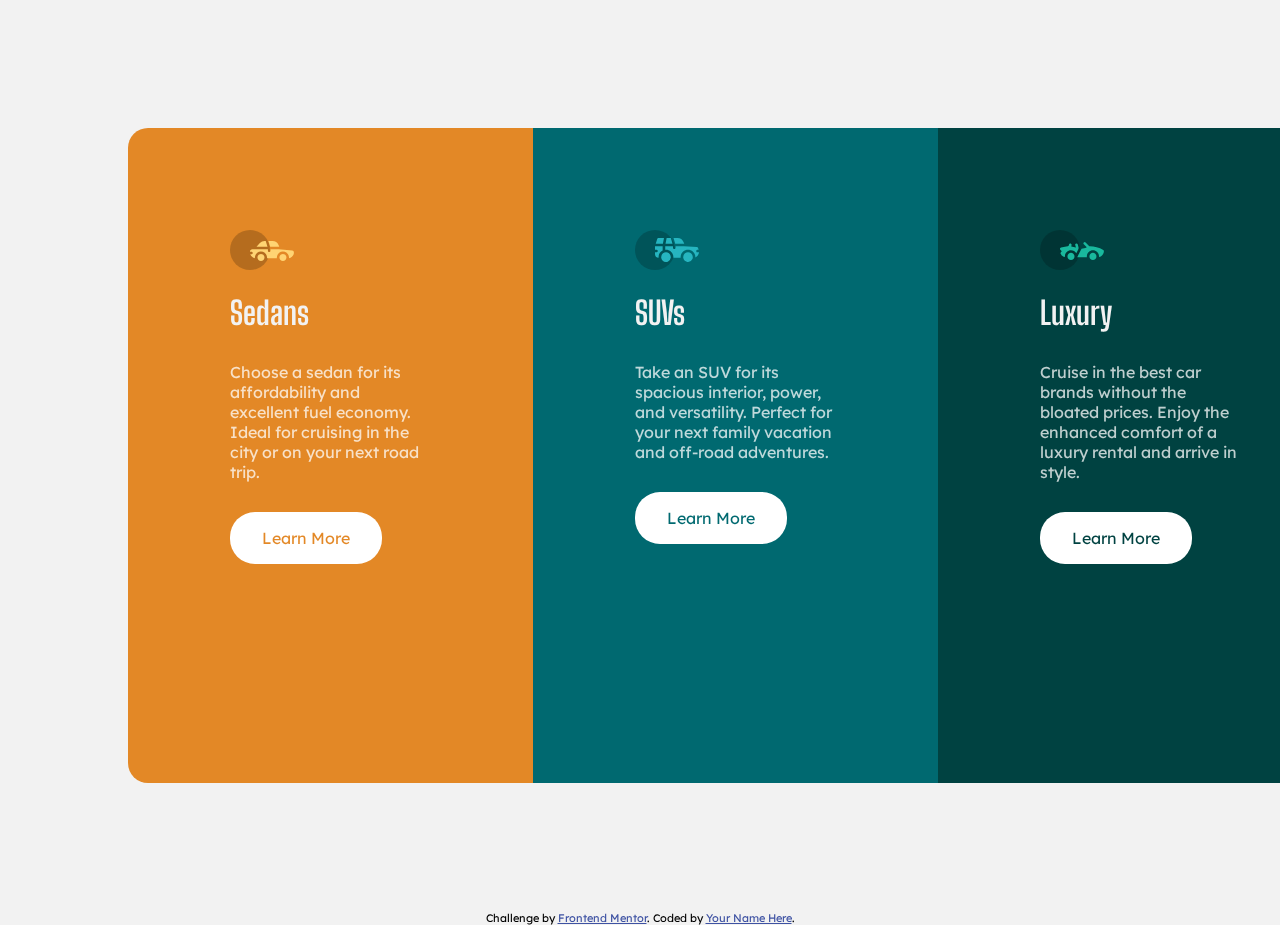
<file: 3-column-preview-card-component-main/index.html>
<!DOCTYPE html>
<html lang="en">
<head>
  <meta charset="UTF-8">
  <meta name="viewport" content="width=device-width, initial-scale=1.0"> <!-- displays site properly based on user's device -->

  <link rel="icon" type="image/png" sizes="32x32" href="./images/favicon-32x32.png">

  <!-- STYLES -->
  <link rel="stylesheet" href="style.css">

  <!-- FONTS -->
  <link rel="preconnect" href="https://fonts.googleapis.com">
  <link rel="preconnect" href="https://fonts.gstatic.com" crossorigin>
  <link href="https://fonts.googleapis.com/css2?family=Big+Shoulders+Display:wght@700&family=Lexend+Deca&display=swap" rel="stylesheet"> 
  
  <title>Frontend Mentor | 3-column preview card component</title>

  <!-- Feel free to remove these styles or customise in your own stylesheet 👍 -->
  <style>
    .attribution { font-size: 11px; text-align: center; }
    .attribution a { color: hsl(228, 45%, 44%); }
  </style>
</head>
<body>
  
  <div class="flex-container">

    <div class="container sedans">
      <img src="images/icon-sedans.svg" alt="sedans-logo" class="logo">
      <h1 class="title">Sedans</h1>
      <p class="description">
        Choose a sedan for its affordability and excellent fuel economy. Ideal for cruising in the city
        or on your next road trip.
      </p>

      <a class="btn">Learn More</a>
    </div>

    <div class="container suvs">
      <img src="images/icon-suvs.svg" alt="suv-logo" class="logo">
      <h1 class="title">SUVs</h1>
      <p class="description">
        Take an SUV for its spacious interior, power, and versatility. Perfect for your next family vacation
        and off-road adventures.
      </p>
      <a class="btn">Learn More</a>
    </div>

    <div class="container luxury">
      <img src="images/icon-luxury.svg" alt="luxury-logo" class="logo">
      <h1 class="title">Luxury</h1>
      <p class="description">
        Cruise in the best car brands without the bloated prices. Enjoy the enhanced comfort of a luxury
        rental and arrive in style.
      </p>
      <a class="btn">Learn More</a>
    </div>

  </div>
  
  <div class="attribution">
    Challenge by <a href="https://www.frontendmentor.io?ref=challenge" target="_blank">Frontend Mentor</a>. 
    Coded by <a href="#">Your Name Here</a>.
  </div>
</body>
</html>
</file>
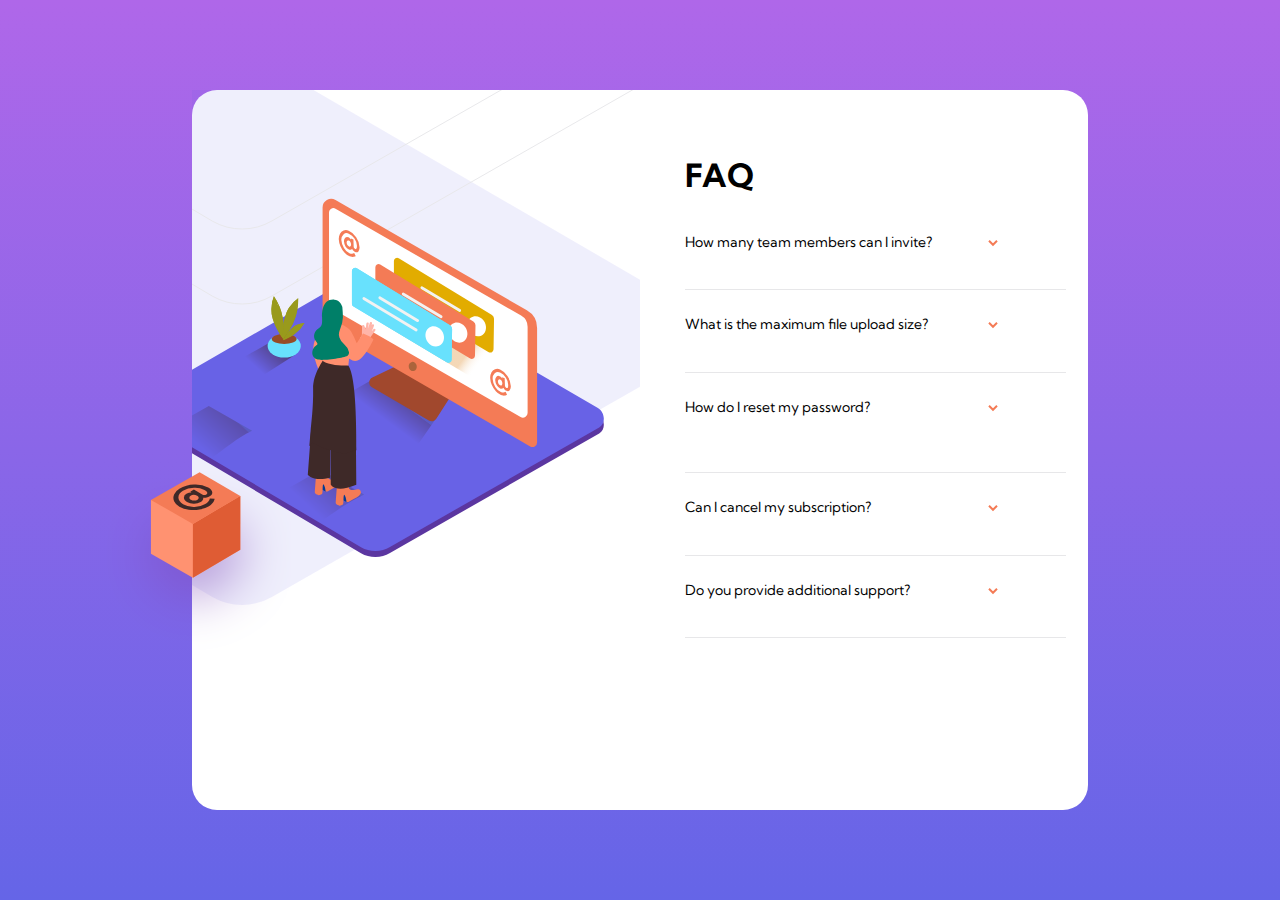
<file: faq-accordion-card-main/index.html>
<!DOCTYPE html>
<html lang="en">
<head>
  <meta charset="UTF-8">
  <meta name="viewport" content="width=device-width, initial-scale=1.0"> <!-- displays site properly based on user's device -->

  <link rel="icon" type="image/png" sizes="32x32" href="./images/favicon-32x32.png">
  <!-- Styles -->
  <link rel="stylesheet" href="style.css">
  <link href="https://fonts.googleapis.com/css2?family=Kumbh+Sans:wght@300;400;700&display=swap" rel="stylesheet">
  
  <title>Frontend Mentor | FAQ Accordion Card</title>

  <!-- Feel free to remove these styles or customise in your own stylesheet 👍 -->
  <style>
    .attribution { font-size: 11px; text-align: center; }
    .attribution a { color: hsl(228, 45%, 44%); }
  </style>
</head>
<body>
    <section id="FAQ">

      <div class="FAQ-container">
        <div class="img-container">
          <img src="images/illustration-box-desktop.svg" alt="box-desktop" class="box">
          <div class="no-overflow-img">
            <img src="images/illustration-woman-online-desktop.svg" alt="woman-desktop" class="desktop">
            <img src="images/bg-pattern-desktop.svg" alt="background" class="img-background">

          </div>

        </div>
        <div class="accordion-container">

          <div  class="text-container">
            <h1>FAQ</h1>

            <div class="accordion">
              <div class="question one">How many team members can I invite?
                  <span class="icon-arrow"><img src="images/icon-arrow-down.svg" alt=""></span>
              </div>
              <p class="ans-one">You can invite up to 2 additional users on the Free plan. There is no limit on team members for the Premium plan.</p>
            </div>
  
            <div class="accordion">

              <div class="question two">What is the maximum file upload size?
                <span class="icon-arrow"><img src="images/icon-arrow-down.svg" alt=""></span>
              </div>
              <p class="ans-two">No more than 2GB. All files in your account must fit your allotted storage space.</p>
  
            </div>
  
            <div class="accordion">

              <div class="question three">How do I reset my password?
                <span class="icon-arrow"><img src="images/icon-arrow-down.svg" alt=""></span>
              </div>
              <p class="ans-three">Click “Forgot password” from the login page or “Change password” from your profile page.
                A reset link will be emailed to you.</p>
            </div>
  
            <div class="accordion">
              <div class="question four"> Can I cancel my subscription?
                <span class="icon-arrow"><img src="images/icon-arrow-down.svg" alt=""></span>
              </div>
              <p class="ans-four">Yes! Send us a message and we’ll process your request no questions asked.</p> 
            </div>
  
            <div class="accordion">
              <div class="question five">Do you provide additional support?
                <span class="icon-arrow"><img src="images/icon-arrow-down.svg" alt=""></span>
              </div>
              <p class="ans-five">Chat and email support is available 24/7. Phone lines are open during normal business hours.</p>
              
            </div>

          </div>

        </div>
      </div>

    </section>
  

    <script src="https://code.jquery.com/jquery-3.5.1.min.js" integrity="sha256-9/aliU8dGd2tb6OSsuzixeV4y/faTqgFtohetphbbj0=" crossorigin="anonymous"></script>
  <script src="index.js"></script>
</body>
</html>
</file>
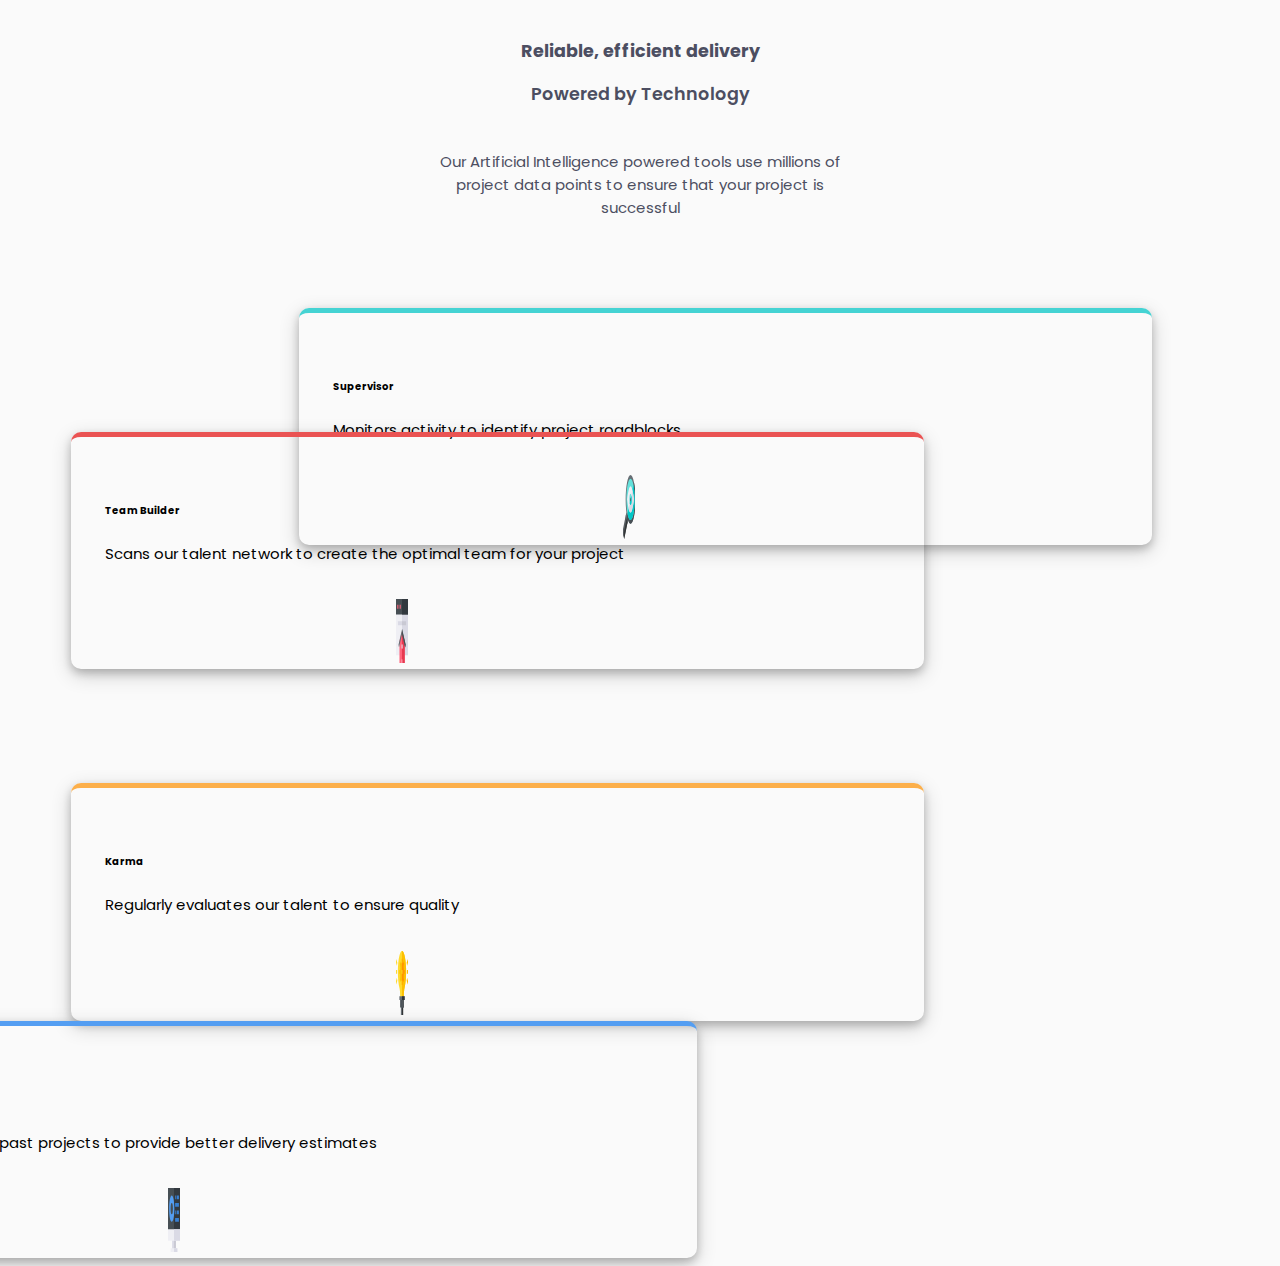
<file: four-card-feature-section-master/index.html>
<!DOCTYPE html>
<html lang="en">
<head>
  <meta charset="UTF-8">
  <meta name="viewport" content="width=device-width, initial-scale=1.0"> <!-- displays site properly based on user's device -->

  <link rel="icon" type="image/png" sizes="32x32" href="./images/favicon-32x32.png">
  
  <title>Frontend Mentor | Four card feature section</title>

  <!-- Bootstrap -->
  <link rel="stylesheet" href="https://cdn.jsdelivr.net/npm/bootstrap@4.6.0/dist/css/bootstrap.min.css" integrity="sha384-B0vP5xmATw1+K9KRQjQERJvTumQW0nPEzvF6L/Z6nronJ3oUOFUFpCjEUQouq2+l" crossorigin="anonymous">

  <!-- My css -->
  <link rel="stylesheet" href="css/style.css">

  <!-- FONT -->
  <link rel="preconnect" href="https://fonts.gstatic.com">
  <link href="https://fonts.googleapis.com/css2?family=Poppins:wght@200;400;600&display=swap" rel="stylesheet">

  <!-- Feel free to remove these styles or customise in your own stylesheet 👍 -->
  <style>
    .attribution { font-size: 11px; text-align: center; }
    .attribution a { color: hsl(228, 45%, 44%); }
  </style>
</head>
<body>

  <section id="title">

    <div class="title-container">
      <h3>Reliable, efficient delivery</h3>
      <h3 class="title-bold">Powered by Technology</h3>
      <p class="title-text"> Our Artificial Intelligence powered tools use millions of project data points 
        to ensure that your project is successful</p>
    </div>

  </section id="cards">

    <div class="row cards-container">

        <div class="col-lg-4">
          <div class="card one">
            <div class="text-container">
              <h6> Supervisor  </h6>
              Monitors activity to identify project roadblocks
            </div>
            <img src="images/icon-supervisor.svg" alt="supervisor-icon" class="card-image">

          </div>
        </div>

        <div class="col-lg-4">

          <div class="card two">
            <div class="text-container">
              <h6>Team Builder</h6>
               Scans our talent network to create the optimal team for your project
            </div>
            <img src="images/icon-team-builder.svg" alt="teambuilder-icon" class="card-image">
          </div>

          <div class="card three">
            <div class="text-container">
              <h6>Karma</h6>
               Regularly evaluates our talent to ensure quality
            </div>
            <img src="images/icon-karma.svg" alt="karma-icon" class="card-image">
          </div>

        </div>

        <div class="col-lg-4">
          <div class = " card four">
              <div class="text-container">
                <h6>Calculator</h6>
                Uses data from past projects to provide better delivery estimates
              </div>
              <img src="images/icon-calculator.svg" alt="calculator-icon" class="card-image">
          </div>
        </div>

    </div>
    </section>


  
</body>
</html>
</file>
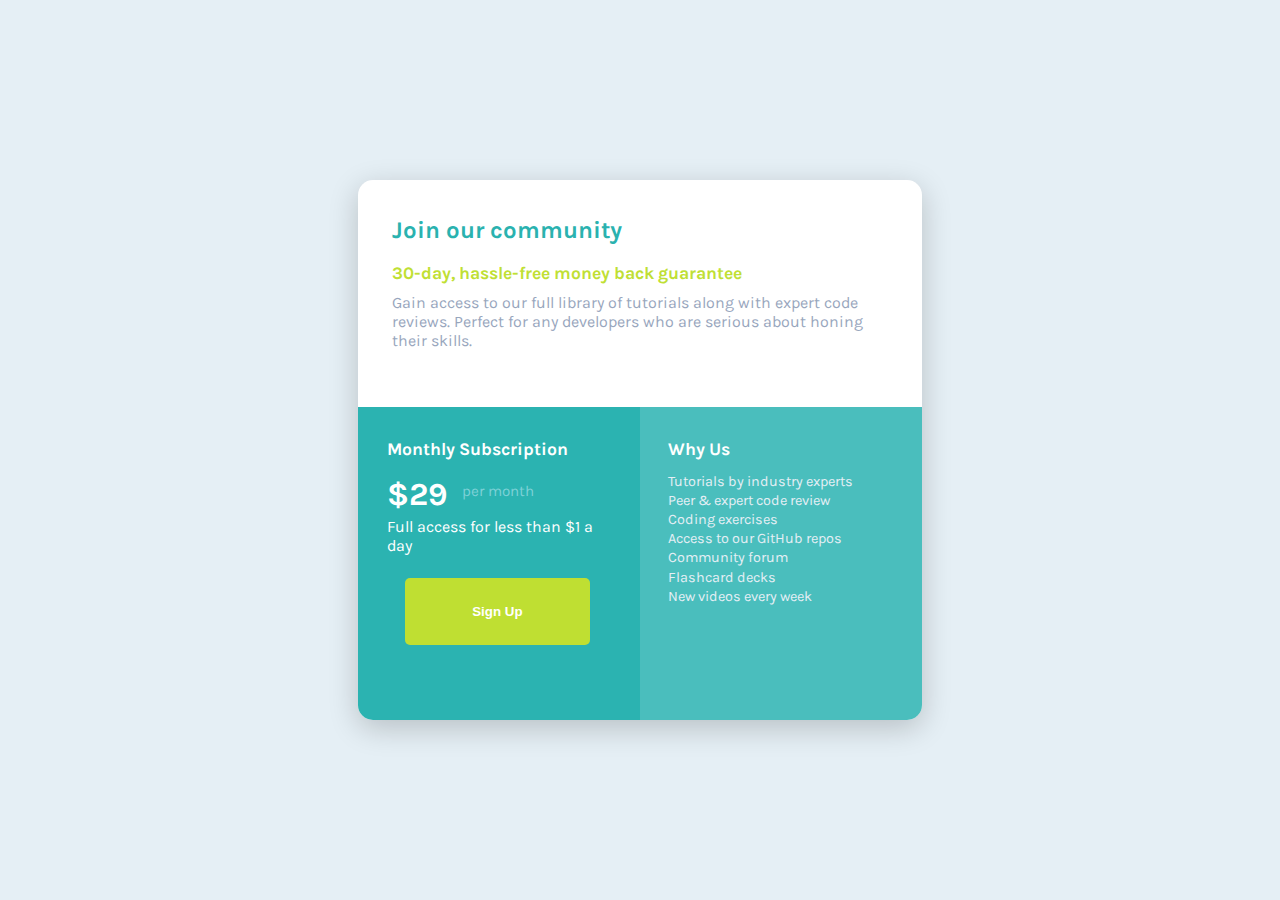
<file: single-price-grid-component-master/index.html>
<!DOCTYPE html>
<html lang="en">
<head>
  <meta charset="UTF-8">
  <meta name="viewport" content="width=device-width, initial-scale=1">

  <link rel="icon" type="image/png" sizes="32x32" href="./images/favicon-32x32.png">
  
  <title>Frontend Mentor | Single Price Grid Component</title>
  <link rel="preconnect" href="https://fonts.gstatic.com">
  <link href="https://fonts.googleapis.com/css2?family=Karla:wght@400;700&display=swap" rel="stylesheet">

  <link rel="stylesheet" href="style.css">

  <!-- Feel free to remove these styles or customise in your own stylesheet 👍 -->
  <style>
    .attribution { font-size: 11px; text-align: center; }
    .attribution a { color: hsl(228, 45%, 44%); }
  </style>
</head>
<body>

  <div class="container-flex">
    <div class="box">

      <div class="community">

        <div class="text-container">
          <h1>Join our community</h1>
          <h2>30-day, hassle-free money back guarantee</h2>
          <p>Gain access to our full library of tutorials along with expert code reviews. 
            Perfect for any developers who are serious about honing their skills.</p>   
        </div>

      </div>

      <div class="suscription">
          <h1 class="title">Monthly Subscription</h1>
          <h1 class="price">&dollar;29</h1><span>per month</span>
          <p>Full access for less than &dollar;1 a day</p>
          <button>Sign Up</button>

      </div>

      <div class="about-us">
        <h1 class="title">Why Us</h1>
        <p>
          Tutorials by industry experts <br>
          Peer &amp; expert code review <br>
          Coding exercises <br>
          Access to our GitHub repos <br>
          Community forum <br>
          Flashcard decks <br>
          New videos every week
        </p>
    
      </div>
    
    </div>
  </div>
  <!-- <footer>
    <p class="attribution">
      Challenge by <a href="https://www.frontendmentor.io?ref=challenge" target="_blank">Frontend Mentor</a>. 
      Coded by <a href="#">Your Name Here</a>.
    </p>
  </footer> -->
</body>
</html>
</file>
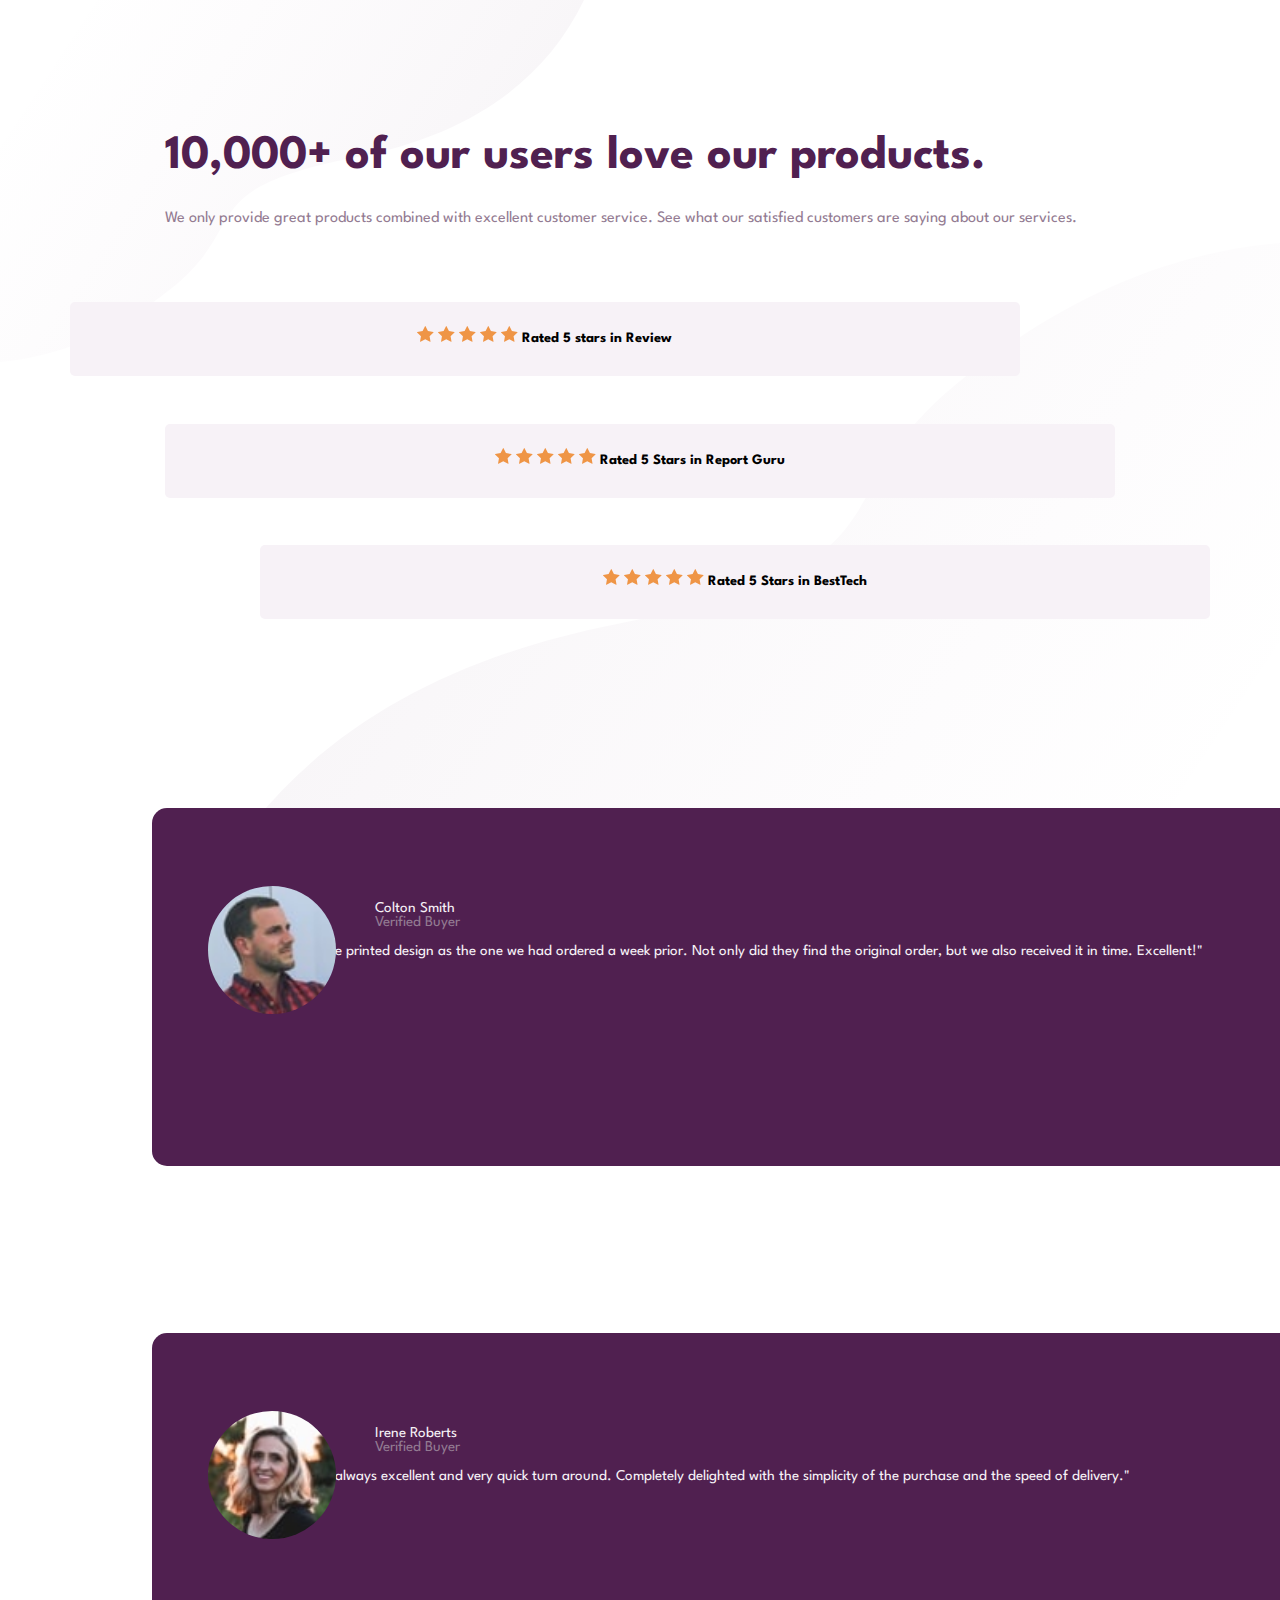
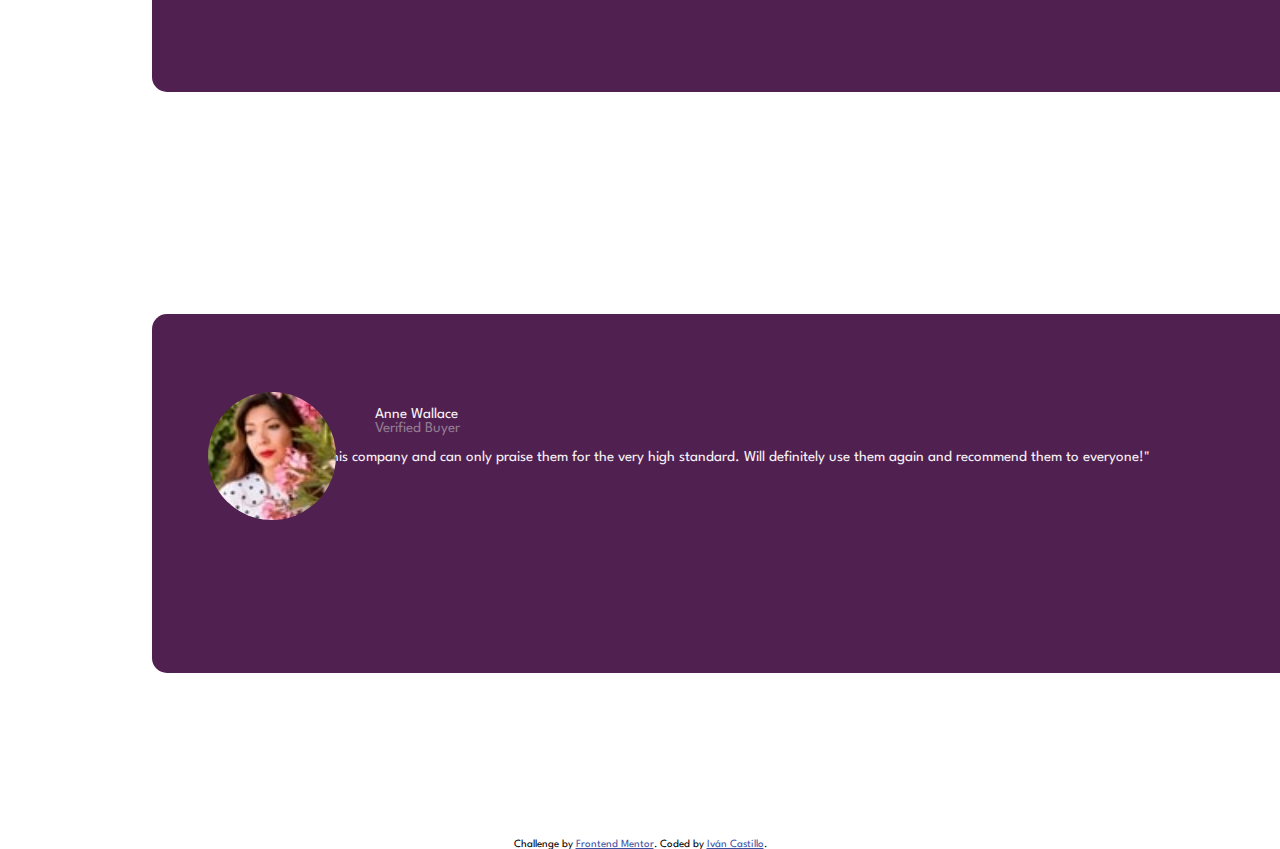
<file: social-proof-section-master/index.html>
<!DOCTYPE html>
<html lang="en">
  <head>
    <meta charset="UTF-8" />
    <meta name="viewport" content="width=device-width, initial-scale=1.0" />
    <!-- displays site properly based on user's device -->

    <!-- Bootstrap -->
    <link rel="stylesheet" href="https://cdn.jsdelivr.net/npm/bootstrap@4.6.0/dist/css/bootstrap.min.css" integrity="sha384-B0vP5xmATw1+K9KRQjQERJvTumQW0nPEzvF6L/Z6nronJ3oUOFUFpCjEUQouq2+l" crossorigin="anonymous">

    <link rel="stylesheet" href="css/style.css">

    <link rel="preconnect" href="https://fonts.gstatic.com">
    <link href="https://fonts.googleapis.com/css2?family=Spartan:wght@400;500;700&display=swap" rel="stylesheet">

    <link
      rel="icon"
      type="image/png"
      sizes="32x32"
      href="./images/favicon-32x32.png"
    />

    <title>Frontend Mentor | Social proof section</title>

    <!-- Feel free to remove these styles or customise in your own stylesheet 👍 -->
    <style>
      .attribution {
        font-size: 11px;
        text-align: center;
      }
      .attribution a {
        color: hsl(228, 45%, 44%);
      }
    </style>
  </head>
  <body>
    

    <section id="page-top">

      <div class="row">
        <div class="col-lg-6 top-half">

          <div class="top-left-container">
            <h1 class="top-title">10,000+ of our users love our products.</h1>

            <p class="text-title">We only provide great products combined with excellent customer service.
              See what our satisfied customers are saying about our services.</p>
          </div>

        </div>
    
        <div class="col-lg-6 top-half">
          <div class="top-right-container">

            <div class="star-container left">
              <img src="images/icon-star.svg" alt=" icon-star">
              <img src="images/icon-star.svg" alt=" icon-star">
              <img src="images/icon-star.svg" alt=" icon-star">
              <img src="images/icon-star.svg" alt=" icon-star">
              <img src="images/icon-star.svg" alt=" icon-star">
              <span> Rated 5 stars in Review</span>
            </div>

            <div class="star-container middle">
              <img src="images/icon-star.svg" alt=" icon-star">
              <img src="images/icon-star.svg" alt=" icon-star">
              <img src="images/icon-star.svg" alt=" icon-star">
              <img src="images/icon-star.svg" alt=" icon-star">
              <img src="images/icon-star.svg" alt=" icon-star">
              <span> Rated 5 Stars in Report Guru</span>

            </div>

            <div class="star-container right">
              <img src="images/icon-star.svg" alt=" icon-star">
              <img src="images/icon-star.svg" alt=" icon-star">
              <img src="images/icon-star.svg" alt=" icon-star">
              <img src="images/icon-star.svg" alt=" icon-star">
              <img src="images/icon-star.svg" alt=" icon-star">
              <span> Rated 5 Stars in BestTech</span>

            </div>

          </div>
        </div>

      </div>

    </section>

    <!-- Testimonios -->

    <section id="page-testimonies">
      
      <div class="container-fluid">

        <div class="row">

            <div class="col-lg-4">
              <div class="card custom-card one">
                <img src="images/image-colton.jpg" alt="Colton-img" class="card-img">
                <p class="card-title"> Colton Smith </p>
                <p class="card-verified"> Verified Buyer</p>
                <p class="card-white">"We needed the same printed design as the one we had ordered a week prior.
                  Not only did they find the original order, but we also received it in time.
                  Excellent!"</p>

              </div>
            </div>

            <div class="col-lg-4">
              <div class="card custom-card two">
                <img src="images/image-irene.jpg" alt="Irene-img" class="card-img">
                <p class="card-title">Irene Roberts</p> 
                <p class="card-verified">Verified Buyer</p>
                <p class="card-white">"Customer service is always excellent and very quick turn around. Completely
                  delighted with the simplicity of the purchase and the speed of delivery."</p>

              </div>
            </div>

            <div class="col-lg-4">
              <div class="card custom-card three">
                <img src="images/image-anne.jpg" alt="Anne-img" class="card-img">
                <p class="card-title"> Anne Wallace </p>
                <p class="card-verified">Verified Buyer</p>
                <p class="card-white">              
                  "Put an order with this company and can only praise them for the very high
                  standard. Will definitely use them again and recommend them to everyone!"</p>
                


              </div>
            </div>

        </div>

      </div>

    </section>

    <div class="attribution">
      Challenge by
      <a href="https://www.frontendmentor.io?ref=challenge" target="_blank"
        >Frontend Mentor</a
      >. Coded by <a href="#">Iván Castillo</a>.
    </div>
  </body>
</html>
</file>
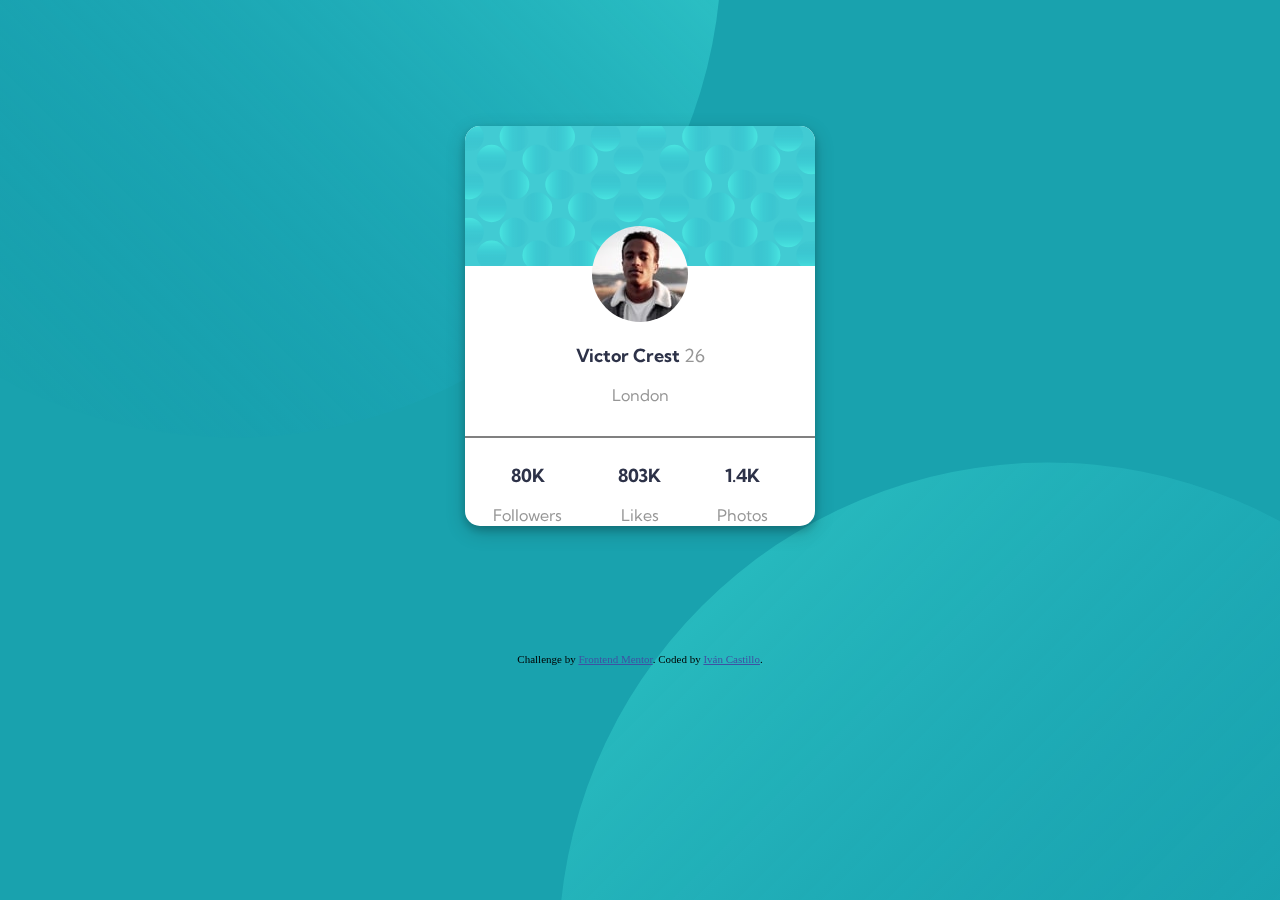
<file: profile-card-component-main/profile-card-component-main/index.html>
<!DOCTYPE html>
<html lang="en">
<head>
  <meta charset="UTF-8">
  <meta name="viewport" content="width=device-width, initial-scale=1.0"> <!-- displays site properly based on user's device -->

  <link rel="icon" type="image/png" sizes="32x32" href="./images/favicon-32x32.png">
  
  <title>Frontend Mentor | Profile card component</title>
  <link rel="stylesheet" href="css/style.css">
  <!-- FONTS -->
  <link rel="preconnect" href="https://fonts.gstatic.com">
  <link href="https://fonts.googleapis.com/css2?family=Kumbh+Sans:wght@400;700&display=swap" rel="stylesheet">

  <!-- Feel free to remove these styles or customise in your own stylesheet 👍 -->
  <style>
    .attribution { font-size: 11px; text-align: center; }
    .attribution a { color: hsl(228, 45%, 44%); }
  </style>
</head>
<body>

  <img class="topimage" src="images/bg-pattern-top.svg" alt="top-background">
  <img class="bottomimage" src="images/bg-pattern-bottom.svg" alt="bottom-background">

  <div class="card">

    <div class="card-image" >
      <svg width="350" height="140" xmlns="http://www.w3.org/2000/svg" xmlns:xlink="http://www.w3.org/1999/xlink"><defs><linearGradient x1="50%" y1=".779%" x2="50%" y2="100%" id="c"><stop stop-color="#0989B4" stop-opacity="0" offset="0%"/><stop stop-color="#53FFEE" offset="99.94%"/></linearGradient><linearGradient x1="50%" y1=".779%" x2="50%" y2="100%" id="d"><stop stop-color="#0989B4" stop-opacity="0" offset="0%"/><stop stop-color="#53FFEE" offset="99.94%"/></linearGradient><path id="a" d="M0 0h350v140H0z"/></defs><g fill="none" fill-rule="evenodd"><mask id="b" fill="#fff"><use xlink:href="#a"/></mask><use fill="#41CBD3" xlink:href="#a"/><g mask="url(#b)" opacity=".5"><g transform="translate(-11 -4)"><ellipse fill="url(#c)" transform="rotate(90 60.479 14.8)" cx="60.479" cy="14.8" rx="14.8" ry="14.834"/><ellipse fill="url(#d)" transform="rotate(180 14.834 14.8)" cx="14.834" cy="14.8" rx="14.834" ry="14.8"/><ellipse fill="url(#d)" cx="151.767" cy="14.8" rx="14.834" ry="14.8"/><ellipse fill="url(#c)" transform="rotate(-90 106.123 14.8)" cx="106.123" cy="14.8" rx="14.8" ry="14.834"/><ellipse fill="url(#c)" transform="rotate(90 243.055 14.8)" cx="243.055" cy="14.8" rx="14.8" ry="14.834"/><ellipse fill="url(#d)" transform="rotate(180 197.411 14.8)" cx="197.411" cy="14.8" rx="14.834" ry="14.8"/><ellipse fill="url(#d)" cx="334.344" cy="14.8" rx="14.834" ry="14.8"/><ellipse fill="url(#c)" transform="rotate(-90 288.7 14.8)" cx="288.699" cy="14.8" rx="14.8" ry="14.834"/></g><g transform="translate(-11 91.63)"><ellipse fill="url(#c)" transform="rotate(90 60.479 14.8)" cx="60.479" cy="14.8" rx="14.8" ry="14.834"/><ellipse fill="url(#d)" transform="rotate(180 14.834 14.8)" cx="14.834" cy="14.8" rx="14.834" ry="14.8"/><ellipse fill="url(#d)" cx="151.767" cy="14.8" rx="14.834" ry="14.8"/><ellipse fill="url(#c)" transform="rotate(-90 106.123 14.8)" cx="106.123" cy="14.8" rx="14.8" ry="14.834"/><ellipse fill="url(#c)" transform="rotate(90 243.055 14.8)" cx="243.055" cy="14.8" rx="14.8" ry="14.834"/><ellipse fill="url(#d)" transform="rotate(180 197.411 14.8)" cx="197.411" cy="14.8" rx="14.834" ry="14.8"/><ellipse fill="url(#d)" cx="334.344" cy="14.8" rx="14.834" ry="14.8"/><ellipse fill="url(#c)" transform="rotate(-90 288.7 14.8)" cx="288.699" cy="14.8" rx="14.8" ry="14.834"/></g><g transform="translate(-11 43.815)"><ellipse fill="url(#c)" transform="rotate(-90 60.479 14.8)" cx="60.479" cy="14.8" rx="14.8" ry="14.834"/><ellipse fill="url(#d)" cx="14.834" cy="14.8" rx="14.834" ry="14.8"/><ellipse fill="url(#d)" cx="151.767" cy="14.8" rx="14.834" ry="14.8"/><ellipse fill="url(#c)" transform="rotate(90 106.123 14.8)" cx="106.123" cy="14.8" rx="14.8" ry="14.834"/><ellipse fill="url(#c)" transform="rotate(-90 243.055 14.8)" cx="243.055" cy="14.8" rx="14.8" ry="14.834"/><ellipse fill="url(#d)" cx="197.411" cy="14.8" rx="14.834" ry="14.8"/><ellipse fill="url(#d)" cx="334.344" cy="14.8" rx="14.834" ry="14.8"/><ellipse fill="url(#c)" transform="rotate(90 288.7 14.8)" cx="288.699" cy="14.8" rx="14.8" ry="14.834"/></g><g transform="translate(11.822 18.77)"><ellipse fill="url(#c)" transform="rotate(90 60.479 14.8)" cx="60.479" cy="14.8" rx="14.8" ry="14.834"/><ellipse fill="url(#d)" transform="rotate(180 14.834 14.8)" cx="14.834" cy="14.8" rx="14.834" ry="14.8"/><ellipse fill="url(#d)" cx="151.767" cy="14.8" rx="14.834" ry="14.8"/><ellipse fill="url(#c)" transform="rotate(-90 106.123 14.8)" cx="106.123" cy="14.8" rx="14.8" ry="14.834"/><ellipse fill="url(#c)" transform="rotate(90 243.055 14.8)" cx="243.055" cy="14.8" rx="14.8" ry="14.834"/><ellipse fill="url(#d)" transform="rotate(180 197.411 14.8)" cx="197.411" cy="14.8" rx="14.834" ry="14.8"/><ellipse fill="url(#d)" cx="334.344" cy="14.8" rx="14.834" ry="14.8"/><ellipse fill="url(#c)" transform="rotate(-90 288.7 14.8)" cx="288.699" cy="14.8" rx="14.8" ry="14.834"/></g><g transform="translate(11.822 114.4)"><ellipse fill="url(#c)" transform="rotate(90 60.479 14.8)" cx="60.479" cy="14.8" rx="14.8" ry="14.834"/><ellipse fill="url(#d)" transform="rotate(180 14.834 14.8)" cx="14.834" cy="14.8" rx="14.834" ry="14.8"/><ellipse fill="url(#d)" cx="151.767" cy="14.8" rx="14.834" ry="14.8"/><ellipse fill="url(#c)" transform="rotate(-90 106.123 14.8)" cx="106.123" cy="14.8" rx="14.8" ry="14.834"/><ellipse fill="url(#c)" transform="rotate(90 243.055 14.8)" cx="243.055" cy="14.8" rx="14.8" ry="14.834"/><ellipse fill="url(#d)" transform="rotate(180 197.411 14.8)" cx="197.411" cy="14.8" rx="14.834" ry="14.8"/><ellipse fill="url(#d)" cx="334.344" cy="14.8" rx="14.834" ry="14.8"/><ellipse fill="url(#c)" transform="rotate(-90 288.7 14.8)" cx="288.699" cy="14.8" rx="14.8" ry="14.834"/></g><g transform="translate(11.822 66.585)"><ellipse fill="url(#c)" transform="rotate(-90 60.479 14.8)" cx="60.479" cy="14.8" rx="14.8" ry="14.834"/><ellipse fill="url(#d)" cx="14.834" cy="14.8" rx="14.834" ry="14.8"/><ellipse fill="url(#d)" cx="151.767" cy="14.8" rx="14.834" ry="14.8"/><ellipse fill="url(#c)" transform="rotate(90 106.123 14.8)" cx="106.123" cy="14.8" rx="14.8" ry="14.834"/><ellipse fill="url(#c)" transform="rotate(-90 243.055 14.8)" cx="243.055" cy="14.8" rx="14.8" ry="14.834"/><ellipse fill="url(#d)" cx="197.411" cy="14.8" rx="14.834" ry="14.8"/><ellipse fill="url(#d)" cx="334.344" cy="14.8" rx="14.834" ry="14.8"/><ellipse fill="url(#c)" transform="rotate(90 288.7 14.8)" cx="288.699" cy="14.8" rx="14.8" ry="14.834"/></g></g></g></svg>
    </div>

    <img src="images/image-victor.jpg" alt="User-Picture" class="user-picture">

    <div class="card-body">
      <p class="title">Victor Crest <span class="texto"> 26 </span> </p>
      <p class="texto" >London </p>
    </div>

    <hr noshade class="separator">

    <div class="card-bottom">
      <div class="bottom-item">
        <p class="title"> 80K</p>
        <p class="texto"> Followers</p>
      </div>
      
      <div class="bottom-item">
        <p class="title">803K </p>
        <p class="texto"> Likes</p>

      </div>

      <div class="bottom-item">
        <p class="title">1.4K </p>
        <p class="texto">Photos</p>

      </div>

    </div>


  </div>

  

 
  <div class="attribution">
    Challenge by <a href="https://www.frontendmentor.io?ref=challenge" target="_blank">Frontend Mentor</a>. 
    Coded by <a href="#">Iván Castillo</a>.
  </div>
</body>
</html>
</file>
<file: 3-column-preview-card-component-main/style.css>
*{
    margin: 0;
    padding: 0;
    box-sizing: content-box;
}

:root{

    --font-title: 'Big Shoulders Display', cursive;
    --font-body: 'Lexend Deca', sans-serif;

    --light-gray: hsl(0, 0%, 95%);
    --transparent-white: hsla(0, 0%, 100%, 0.75);
}

body{
    font-size: 1rem;
    font-family: var(--font-body);
    background-color: var(--light-gray)


}

.flex-container{
    display: flex;
    flex-direction: column;
}

.container{
    padding: 10% 10% 15%;
    margin: 0 7.5% 0;
    color: var(--transparent-white);
    height: 60vh;
}


/* COSAS DENTRO DE LAS CAJAS  */

.title{
    font-family: var(--font-title);
    color:var(--light-gray);
    margin-top: 10%;
}

.description{
    margin-top: 15%;
    width: 20ch;
}

.btn{
    padding: 4% 10% ;
    border: 2px solid var(--transparent-white);
    border-radius: 25px;
    transition: all 0.5s;
    color: #000;
    mix-blend-mode: screen;
    background-color: white;

    display: inline-block;
    margin-top: 15%;
}


.btn:hover{
    background: none;
    cursor: pointer;
    color: var(--transparent-white)
}

/* COLORES DE FONDO */

.sedans{
    background-color: hsl(31, 77%, 52%);
    margin-top: 10%;
    border-radius: 20px 20px 0 0 ;
}



.suvs{
    background-color: hsl(184, 100%, 22%);
}


.luxury{
    background-color: hsl(179, 100%, 13%);
    margin-bottom: 10%;
    border-radius: 0 0 20px 20px ;
}

.logo{
    margin: 0;
}



/* MEDIA QUERIES */


@media (min-width: 900px) {
    .flex-container{
        flex-direction: row;
        margin: 10%;
    }

    .container{
        margin: 0;
        padding: 10%;
        height: 50vh;
    }

    .btn{
        padding: 7% 15% ;
    }

    .sedans{
        border-radius: 20px 0 0 20px  ;
    }

    .luxury{
        border-radius: 0 20px 20px 0 ;
    }
}
</file>
<file: faq-accordion-card-main/style.css>
/* STARTER */
* {
    margin: 0;
    padding: 0;

}
html{
    background: linear-gradient(to bottom, #af67e9, #6565e7);
    height: 100vh;
}

body {
    font-size: 12px;
    font-family: 'Kumbh Sans', sans-serif;
}

/* Posicionamineto del container blanco */
.FAQ{
    position: relative;
}
.FAQ-container{
    background-color: #fff;
    position: absolute;
    top: 50%;
    left: 50%;
    transform: translate(-50%, -50%);
    height: 80vh;
    width: 70vw;
    border-radius: 25px;

}

/* Container para cada mitad */
.img-container, .accordion-container {
    max-width: 50%;
    height: 100%;
}

.img-container{
    float: left;
    position: relative;
}

.accordion-container{
    float: right;
}

/* Imagenes */

.no-overflow-img{
    overflow: hidden;
    height: 100%;
}

.box{
    position: absolute;
    bottom: 13em;
    left: -7.7em;
    z-index: 2;
    overflow: visible;

}
.desktop{
    position: relative;
    top: 9em;
    right: 5em;

}

.img-background{
    position: relative;

    bottom: 110%;
    right: 100%;
    z-index: -1;
}

/* FAQ */

.text-container{
    padding: 10% 5% 0 10%;
}

h1{
    font-weight: 700;
    font-size: 32px;
    margin: 20px 0 10%;
}

.question:hover{
    color: hsl(14, 88%, 65%);
}

.accordion{
    font-size: 14px;
    margin: 25px 0;
    border-bottom: 1px solid;
    border-color: hsl(240, 5%, 91%);
    line-height: 18px;
    
}

.icon-arrow{
    position: absolute;
    right: 10%;
    
}

.icon-arrow:active{
    transform: rotate(180deg);

}


.accordion p{
    visibility: hidden;
}
p{
    margin-top: 2.5px;
}

.p-on{
    animation: pOn 1s;
}
.p-off{
    animation: pOff 1s  ;
}

@keyframes pOn{
    0% {
        transform: translateY(-10px);
        opacity: 0;
    }
    100%{
        transform: translate(0);
        opacity: 1;
    }
}

@keyframes pOff{
    0%{
        transform: translate(0);
        opacity: 1;
    }
    100%{
        transform: translateY(-10px);
        opacity: 0;
    }
}
</file>
<file: four-card-feature-section-master/css/style.css>
body{
    font-family: 'Poppins', sans-serif;
    font-size: 15px;

    background-color: hsl(0, 0%, 98%);
}

/* title */

#title{
    text-align: center;
    color: hsl(234, 12%, 34%);
    margin-bottom: 5%;
}

.title-container{
    margin: 3% 0;
}

.title-bold{
    font-weight: 600;
}

.title-text{
    padding: 2% 33%;
}

/* cards */

.cards-container{
    padding: 0 5%;
}

.card{
    height: 75%;
    width: 75%;
    border-radius: 10px;
    box-shadow: 0 4px 8px 0 rgba(0, 0, 0, 0.2), 0 6px 20px 0 rgba(0, 0, 0, 0.19);
    border-top: 5px solid;
}

.text-container{
    padding: 5% 4% 4%;
}


.card-image{
    position: relative;
    transform: scaleX(0.2);
    top: 20%;
    left: 35%;
}

.one{
    position: relative;
    left: 20%;

}
.four{
    position: relative;
    right: 20%;
}

/* card colors */

.card.one{
    border-top-color: hsl(180, 62%, 55%)
}
.card.two{
    position: relative;
    margin-top: -10%;
    margin-bottom: 10%;
    border-top-color: hsl(0, 78%, 62%);
}

.card.three{
    border-top-color:hsl(34, 97%, 64%);
}

.card.four{
    border-top-color: hsl(212, 86%, 64%);
}

@media (max-width: 375px) {
    .cards-container{
        padding: 10% 0;
    }
        
}
</file>
<file: single-price-grid-component-master/style.css>
*{
    margin: 0;
    padding: 0;
    box-sizing: border-box;
}

body{
    background-color: rgb(229, 239, 245);
    font-family: 'Karla', sans-serif;
    font-size: 16px;
}

h1{
    font-size: 1.5rem;
    line-height: 45px;
}

.container-flex{
    height: 100vh;
    display: flex;
    justify-content: center;
    align-items: center;
}

/* Bordecito de todo */
.box{
    background-color: #fff;
    width: 44%;
    height: 60%;
    border-radius: 15px;
    
    display: grid;
    grid-template-columns: 1fr 1fr;
    grid-template-rows: 42% 1fr;
    overflow: hidden;

    box-shadow: 0px 8px 30px rgba(0, 0, 0, 0.2);
    
}

/* Community */
.community{
    grid-column: 1/3;
    color: hsl(218, 22%, 67%);
    
}

.text-container{
    padding: 5% 8% 8% 6%;
}

.community h1{

    color: hsl(179, 62%, 43%);
    font-weight: 700;
}

.community h2{
    font-size: 1.1rem;
    line-height: 40px;
    color: hsl(71, 73%, 54%);
    font-weight: 700;
}

/* Suscription & about-us*/
.suscription, .about-us{
    color: white;
    padding: 7% 8% 8% 10%;
}

.title{
    font-size: 1.1rem;
}

/* Suscription */
 
.suscription{
    
    background-color: #2BB3B1;
}

.price{
    font-size: 2rem;
    display: inline;
    margin-right: 10px;
}

.suscription span{
    color: #7ED1D7;
    font-size: 0.95rem;
    position: relative;
    bottom: 3%;
    left: 2%;

}

.suscription button{
    width: 80%;
    height: 25%;
    margin: 10% 8% 0;

    font-weight: 700;
    color: #fff;
    background-color: #BFDF32;

    border: none;
    border-radius: 5px;
    
    transition: all 1s;
}

.suscription button:hover{
    transform: translateY(-3px);
    box-shadow: 0 10px 20px rgba(0, 0, 0, .2);;
}

.suscription button:active{
    transform: translateY(-1px);
    box-shadow: 0 5px 10px rgba(0, 0, 0, .2);;
    border: none;
}


/* About us */
.about-us{
    background-color: #4ABEBD;
}

.about-us p{
    font-size: 0.9rem;
    color: hsl(204, 43%, 93%);
    line-height: 1.2rem;
}

/* Media Query */

@media (max-width: 376px) {
    body{
        
    }

    .container-flex{
        height: auto;
    }

    .box{
        background-color: #fff;
        width: 80%;
        height: 60%;
        border-radius: 15px;
        
        display: block;
    
        box-shadow: 0px 8px 30px rgba(0, 0, 0, 0.2)
    }

}
</file>
<file: social-proof-section-master/css/style.css>
body{
    font-family: 'Spartan', sans-serif;
    font-size: 15px;

    box-sizing: border-box;
    background-image: url(../images/bg-pattern-top-desktop.svg), url(../images/bg-pattern-bottom-desktop.svg);
    background-position: top left, bottom right;
    background-repeat: no-repeat;
    height: 100vh;
}


/* PAGE TOP */

#page-top{
    padding: 5% 10% 0;
}

.top-title{
    color:hsl(300, 43%, 22%);
    font-weight: 700;
    font-size: 3rem;
}

.text-title{
    color:hsl(303, 10%, 53%);
    font-size: 1rem;
}

.top-half{
    padding: 3%;
}


/* STARS */

.star-container{
    background-color: hsl(300, 24%, 96%);
    border-radius: 5px;
    text-align: center;
    padding-top: 2.5%;
    font-weight: 700;
    margin-bottom: 5%;
    height: 50px;
    font-size: 0.9rem;
}

.star-container.left{
    position: relative;
    left: -10%;
}

.star-container.right{
    position: relative;
    right: -10%;
}

/* CARD */

#page-testimonies{
    padding: 0 5% 0% 7%;
}
.custom-card{
    background-color: hsl(300, 43%, 22%);
    font-weight: 400;
    height: 225px;
    width: 100%;
    padding: 5%;
    padding-top: 7%;
    margin: 10% 5% 15%;
    border-radius: 15px;
}

.card-title{
    margin-bottom: 0%;
}

.card-verified{
    color: hsl(303, 10%, 53%);
    margin-top: 0%;
}

.card-img{
    width: 10%;
    border-radius: 100%;
    position: absolute;
}

.custom-card.two{
    margin-top: 15%;
}

.custom-card.three{
    margin-top: 20%;
}

/* CARD MULTIPLES */
.card-title, .card-verified{
    padding-left: 15%;
}

.card-white, .card-title{
    color:  hsl(300, 24%, 96%);
}

/* MEDIA QUERY */

@media (max-width: 900px){
    #page-top{
        text-align: center;
        padding: 10% 5% 0;
    }
    .top-left-container{
        padding-right: 0;
    }

    .star-container.left{
        position: relative;
        left: 0;
    }
    
    .star-container.right{
        position: relative;
        right: 0%;
    }

    #page-testimonies{
        margin-top: 5%;
        padding-left: 0%;
    }

    .custom-card{
        margin: 0 5%;
    }
}
</file>
<file: profile-card-component-main/profile-card-component-main/css/style.css>
body{
    background-color: hsl(185, 75%, 39%);
}

.topimage{
    position: fixed;
    top: -60%;
    left: -20%; 
    z-index: -1;
 
    /* transform: translate(-40%,-40%); */
}
.bottomimage{  
    position: fixed;
    bottom: -60%;
    right: -20%;
    z-index: -1;
    /* transform:translate(100%,-80%); */
}


.card{
    text-align: center;
    width: 350px;
    height: 400px;
    margin: auto;
    border-radius: 15px;
    background-color: #fff;
    margin-top: 10%;
    margin-bottom: 10%;
    box-shadow: 0 4px 8px 0 rgba(0, 0, 0, 0.2), 0 6px 20px 0 rgba(0, 0, 0, 0.19);
}

.card-image{
    border-top-left-radius: 15px;
    border-top-right-radius: 15px;
    overflow: hidden;
    height: 175px;
}

.card-body{
    position: relative;
    bottom: 75px;
    
}

.card-bottom{
    position: relative;
    display: flex;
    bottom: 60px;
}

.bottom-item{
    margin: 0% 8%;
}

.separator{
    position: relative;
    bottom: 60px;
    border-style: 1px solid;
    color: #c9c9c9;
}

.user-picture{
    position: relative;
    bottom: 75px;
    border-radius: 100%;
    border: #fff 2px;
}

.title{
    font-family: 'Kumbh Sans', sans-serif;
    font-weight: 700;
    color: #2d3248;
    font-size: 18px;
}

.texto {
    font-family: 'Kumbh Sans', sans-serif;
    font-weight: 400;
    color: #969696;
}

@media (max-width: 900px){
    .topimage{
        position: absolute;
        top: -60%; 
        transform: scale(0.25);
     
        /* transform: translate(-40%,-40%); */
    }
    .bottomimage{  
        position: absolute;
        bottom: -60%;
        transform: scale(0.5);
        /* transform:translate(100%,-80%); */
    }
}
</file>
